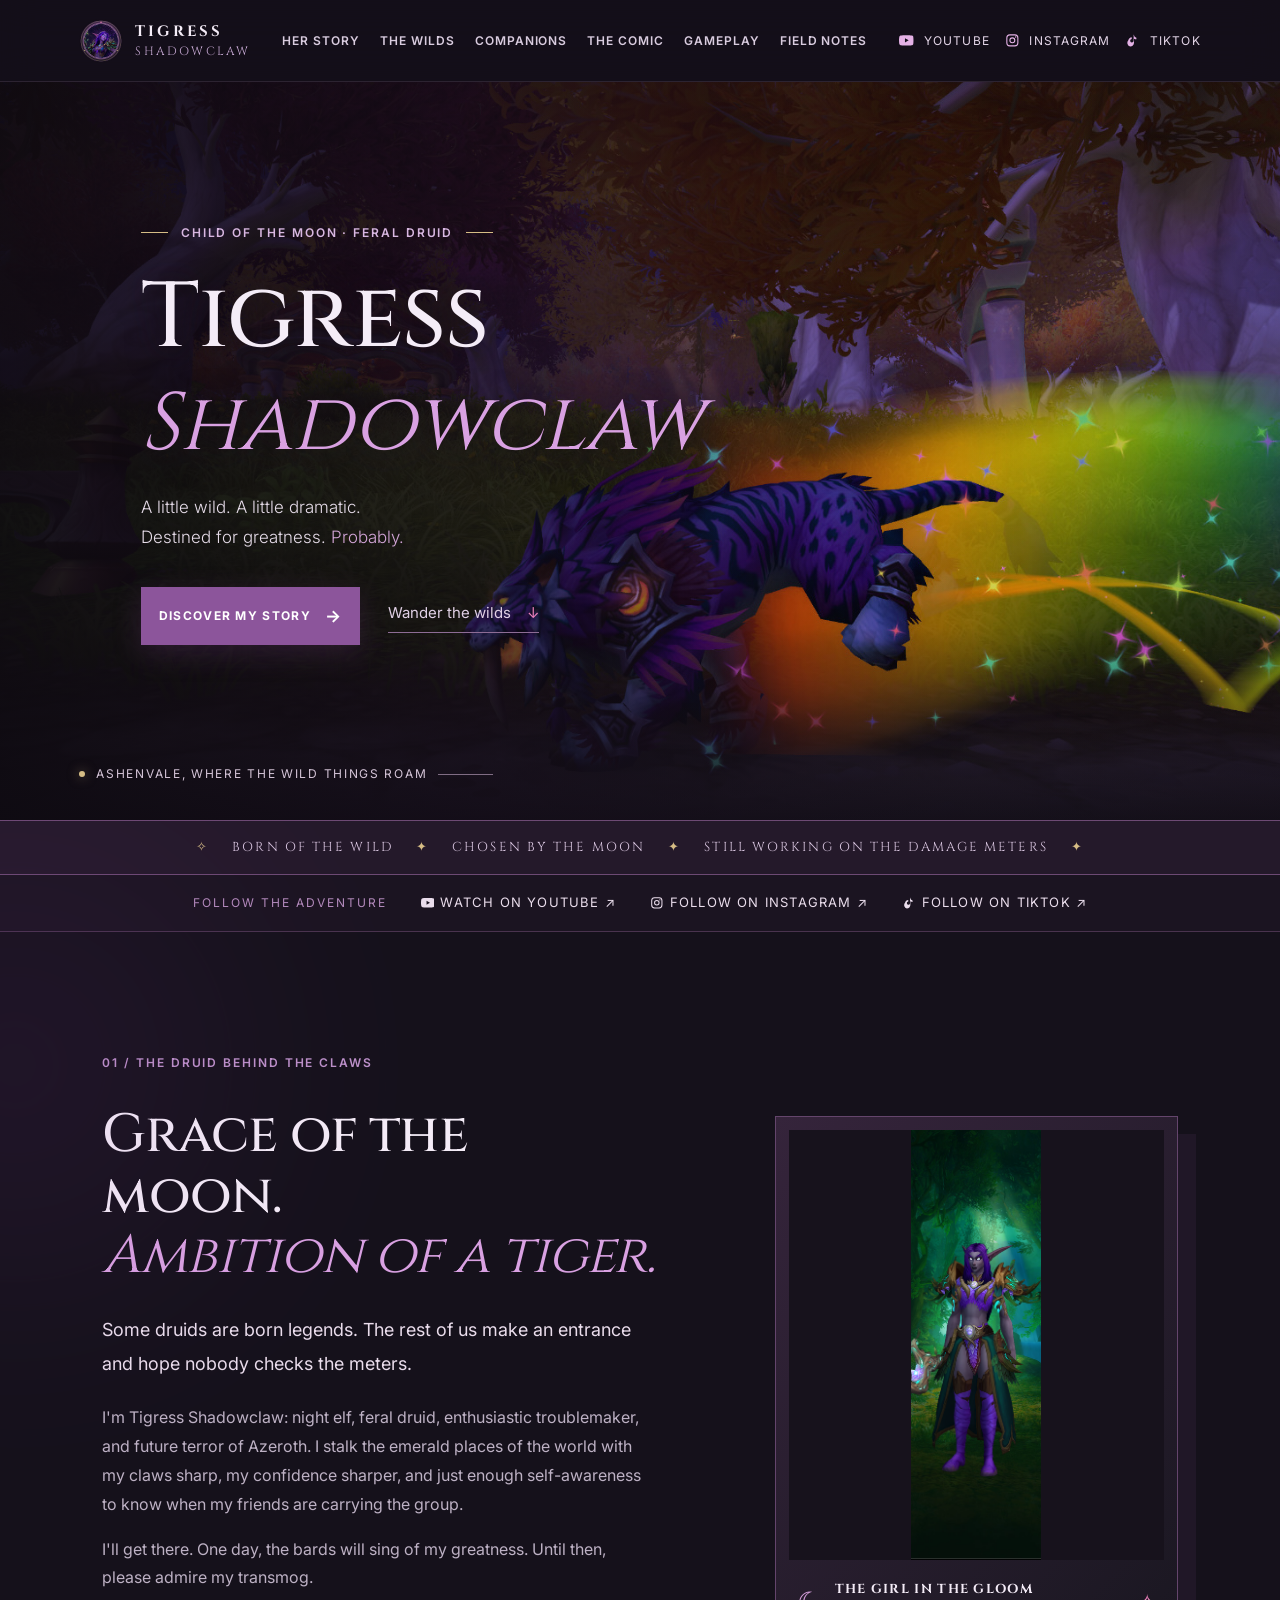
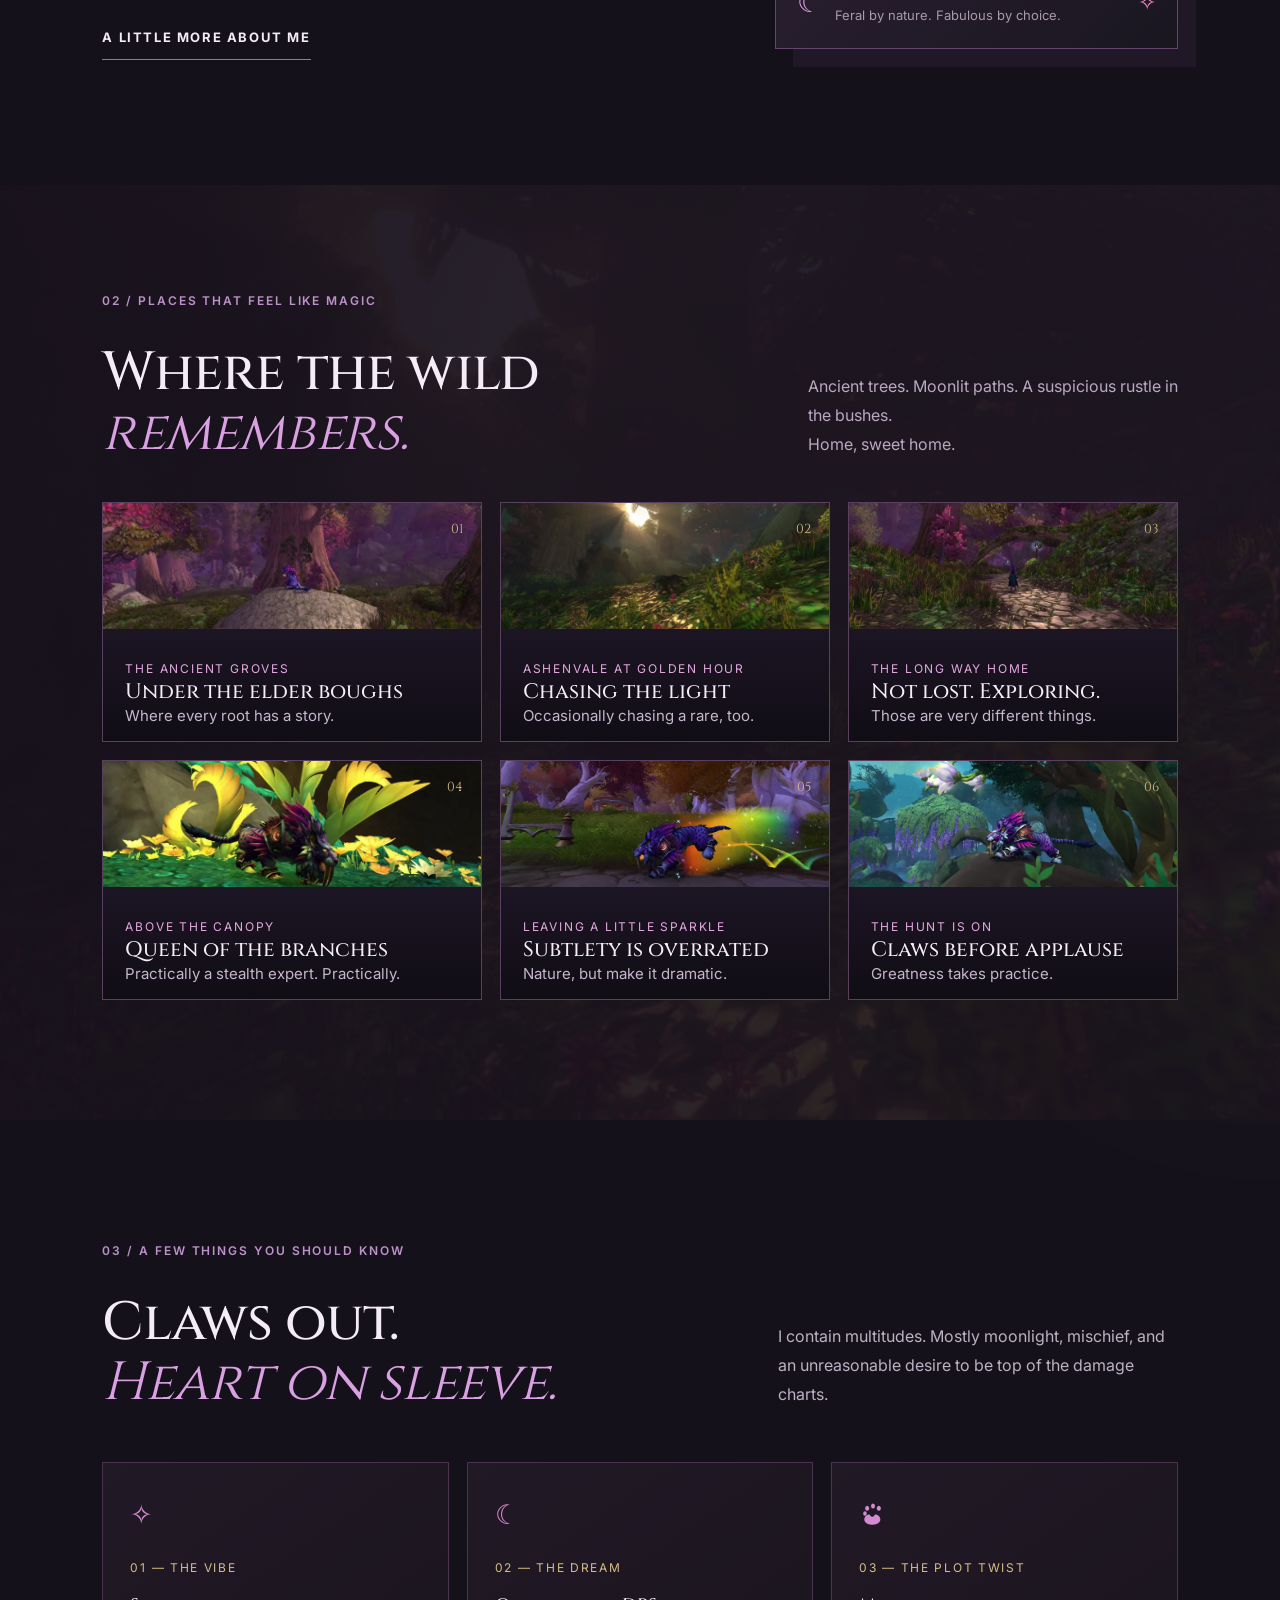
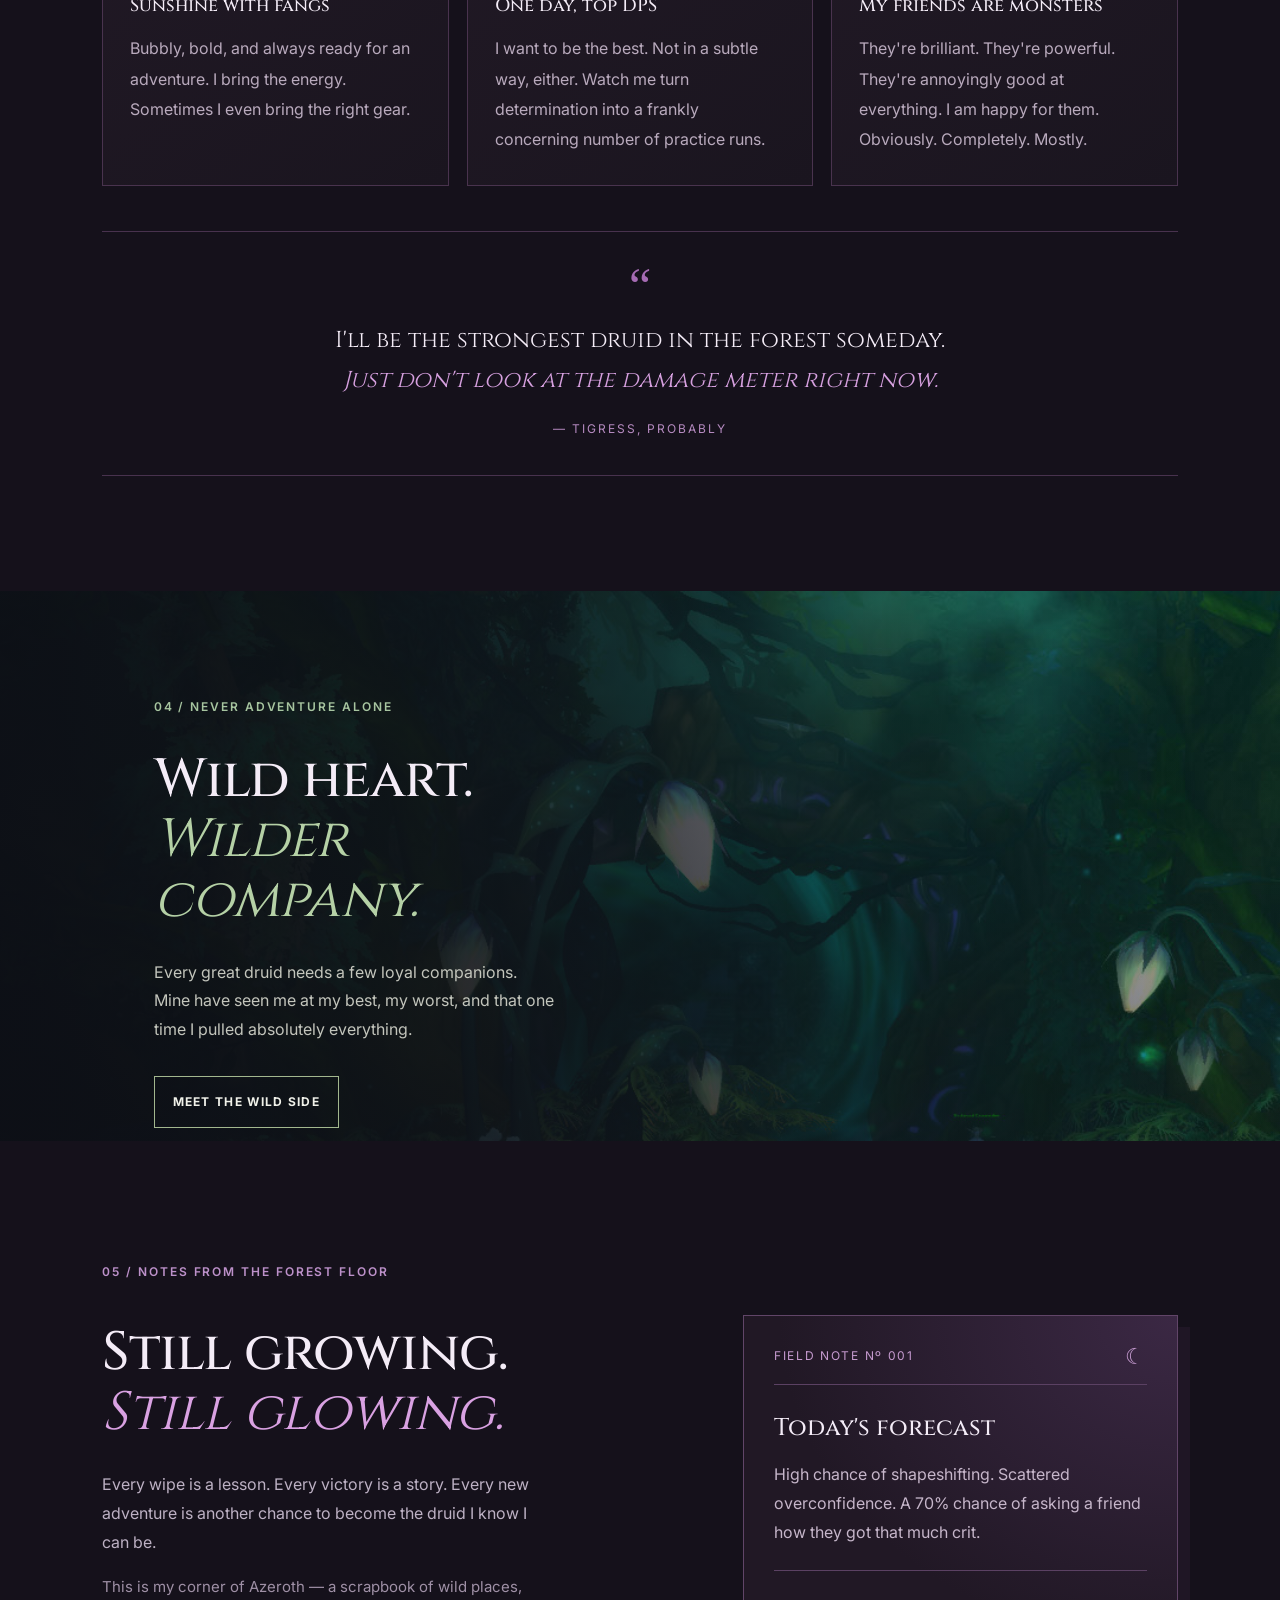
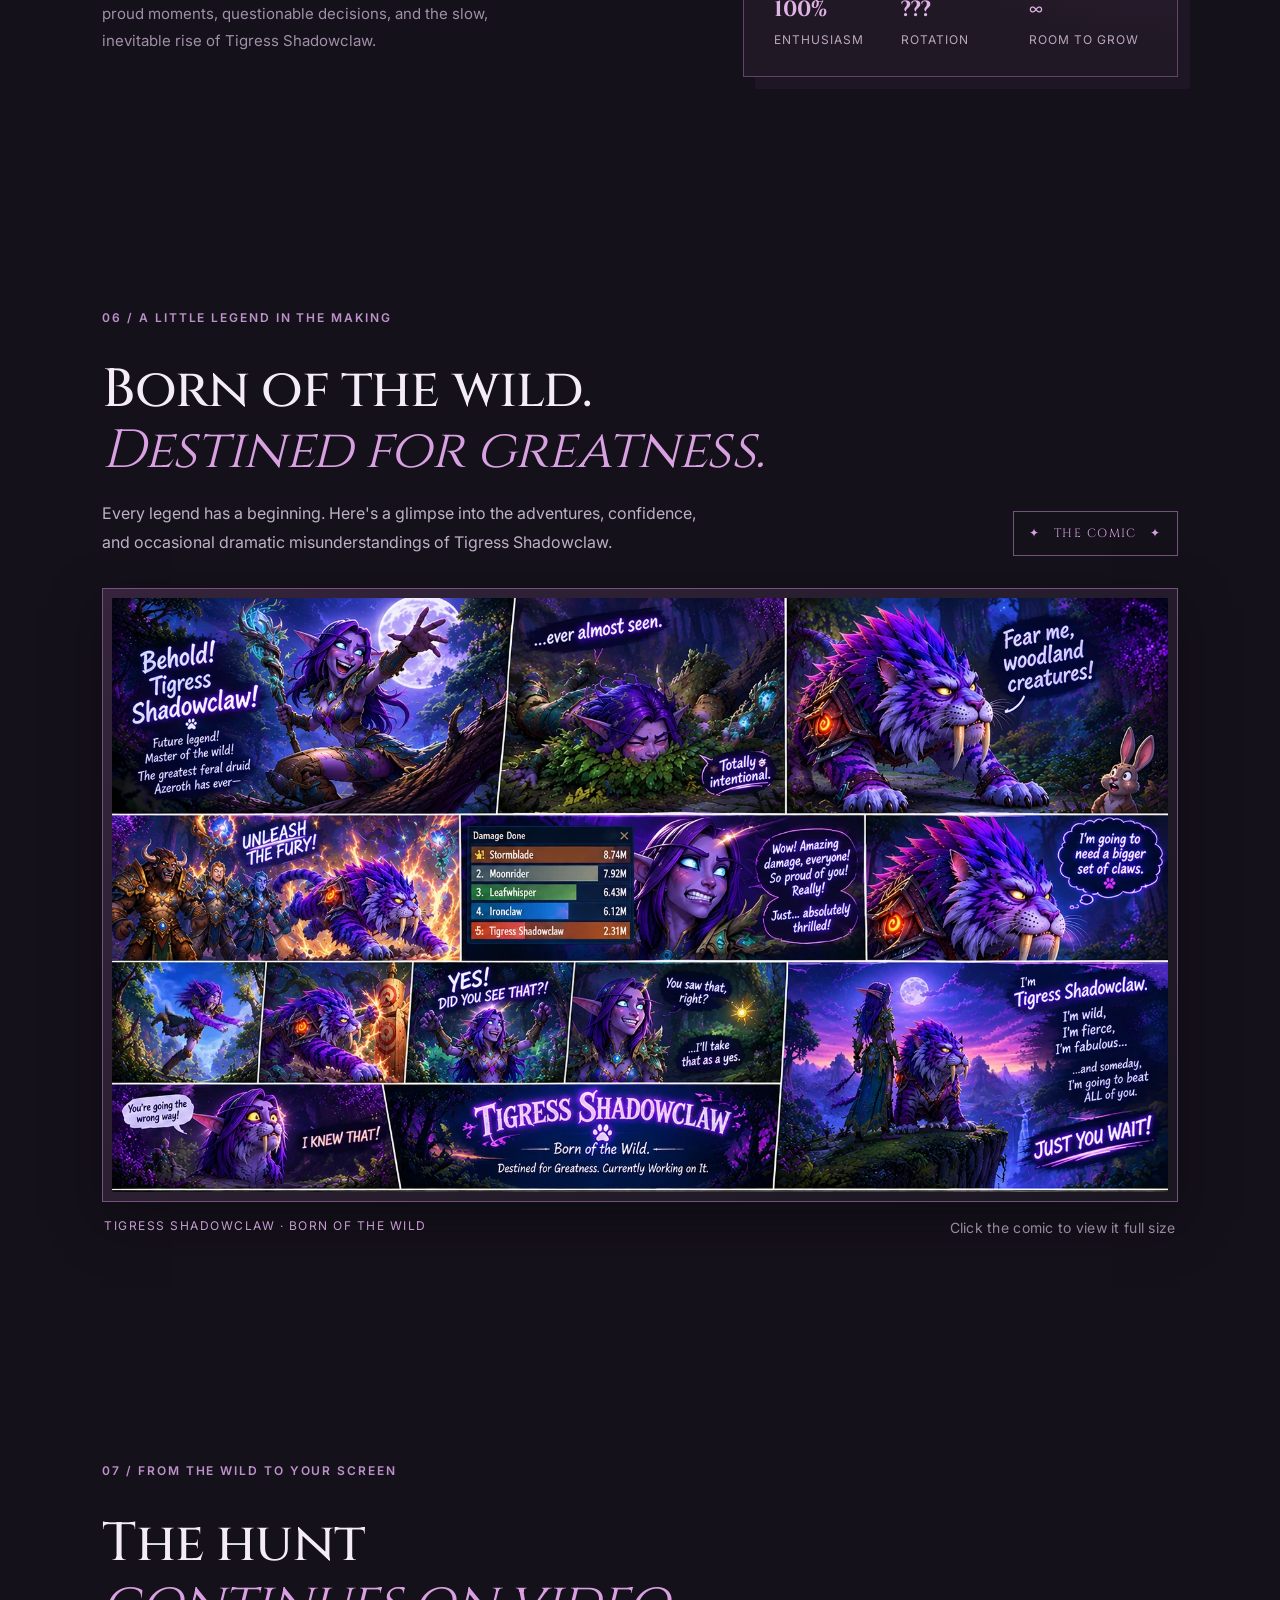
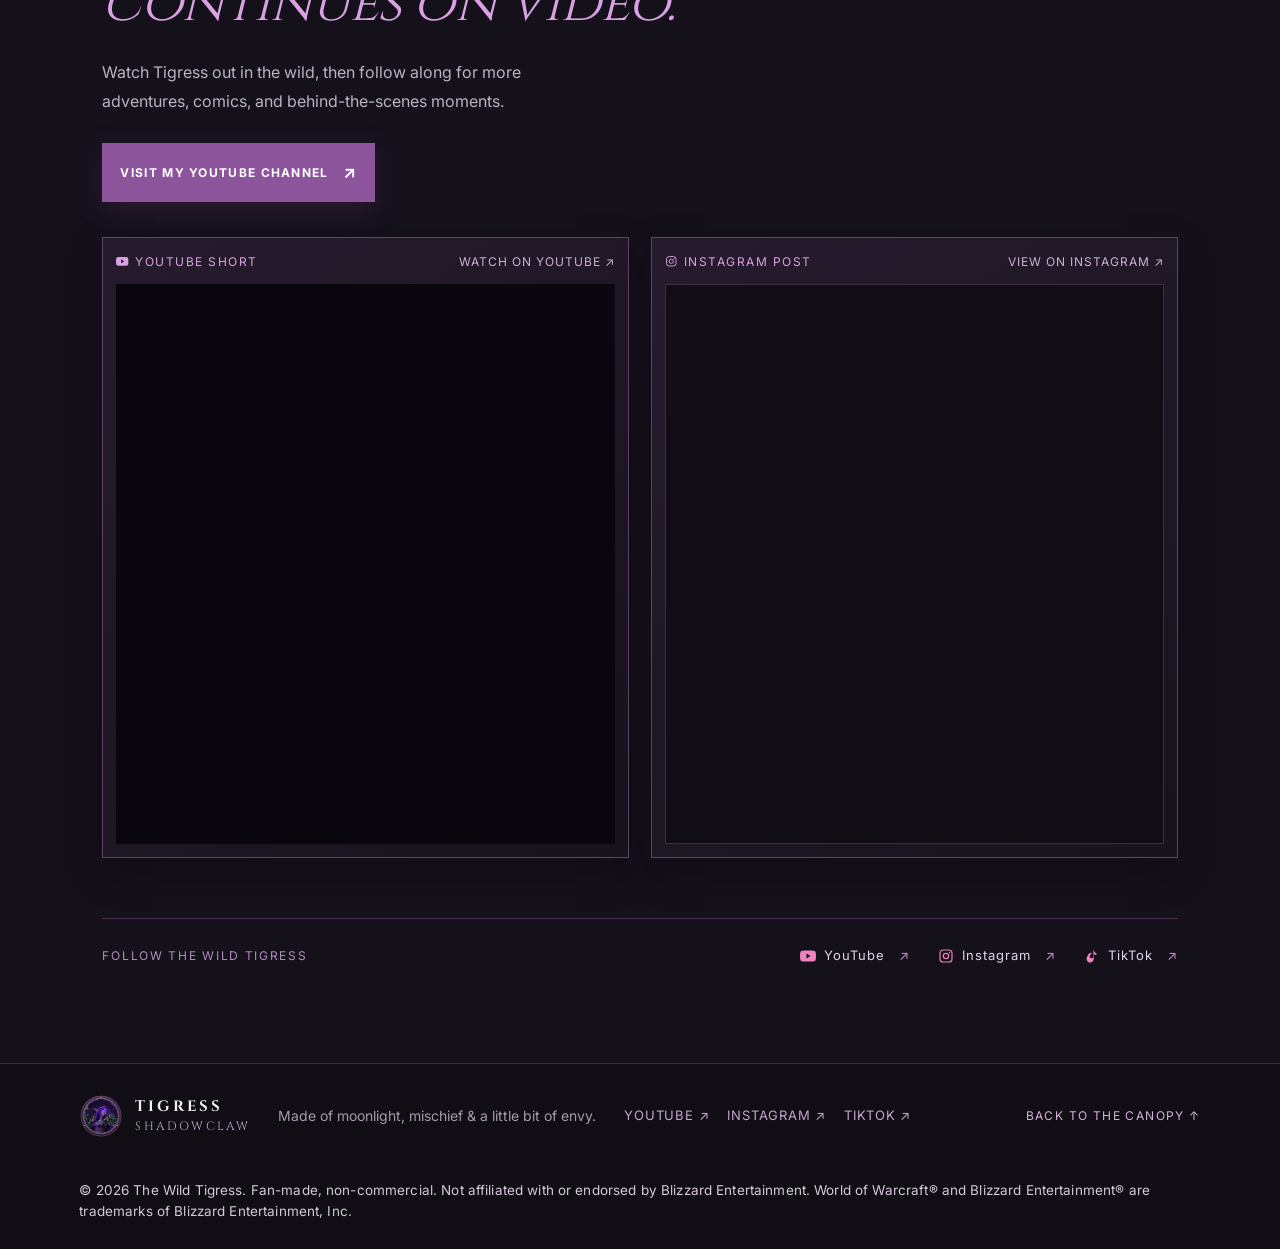
<file: index.html>
<!DOCTYPE html>
<html lang="en">
<head>
<meta charset="utf-8">
<meta name="viewport" content="width=device-width, initial-scale=1">
<meta name="theme-color" content="#15111b">
<meta name="description" content="The Wild Tigress: the wilds, adventures, and almost-legendary deeds of Tigress Shadowclaw, Night Elf feral druid of Azeroth.">
<title>The Wild Tigress — Tigress Shadowclaw</title>
<link rel="icon" href="/favicon.ico" sizes="any">
<link rel="icon" type="image/png" sizes="32x32" href="assets/favicon-32.png">
<link rel="icon" type="image/png" sizes="16x16" href="assets/favicon-16.png">
<link rel="apple-touch-icon" href="assets/apple-touch-icon.png">
<meta property="og:type" content="website">
<meta property="og:site_name" content="The Wild Tigress">
<meta property="og:title" content="The Wild Tigress — Tigress Shadowclaw">
<meta property="og:description" content="The Wild Tigress: the wilds, adventures, and almost-legendary deeds of Tigress Shadowclaw, Night Elf feral druid of Azeroth.">
<meta property="og:url" content="https://www.thewildtigress.com/">
<meta property="og:image" content="https://www.thewildtigress.com/assets/og-share.jpg">
<meta property="og:image:width" content="1200">
<meta property="og:image:height" content="630">
<meta property="og:image:alt" content="The Wild Tigress — Tigress Shadowclaw, Night Elf feral druid">
<meta name="twitter:card" content="summary_large_image">
<meta name="twitter:title" content="The Wild Tigress — Tigress Shadowclaw">
<meta name="twitter:description" content="The Wild Tigress: the wilds, adventures, and almost-legendary deeds of Tigress Shadowclaw, Night Elf feral druid of Azeroth.">
<meta name="twitter:image" content="https://www.thewildtigress.com/assets/og-share.jpg">
<link rel="canonical" href="https://www.thewildtigress.com/">
<link rel="preconnect" href="https://fonts.googleapis.com">
<link rel="preconnect" href="https://fonts.gstatic.com" crossorigin>
<link href="https://fonts.googleapis.com/css2?family=Cinzel:wght@400;500;600;700;800&family=Inter:wght@300;400;500;600;700&display=swap" rel="stylesheet">
<link rel="stylesheet" href="style.css">
</head>
<body>
<a class="skip-link" href="#content">Skip to content</a>
<svg class="icon-sprite" xmlns="http://www.w3.org/2000/svg" aria-hidden="true">
  <symbol id="icon-youtube" viewBox="0 0 24 24"><path d="M23.5 6.2a3 3 0 0 0-2.1-2.1C19.5 3.6 12 3.6 12 3.6s-7.5 0-9.4.5A3 3 0 0 0 .5 6.2 31.8 31.8 0 0 0 0 12a31.8 31.8 0 0 0 .5 5.8 3 3 0 0 0 2.1 2.1c1.9.5 9.4.5 9.4.5s7.5 0 9.4-.5a3 3 0 0 0 2.1-2.1A31.8 31.8 0 0 0 24 12a31.8 31.8 0 0 0-.5-5.8zM9.75 15.57V8.43L15.84 12l-6.09 3.57z"/></symbol>
  <symbol id="icon-instagram" viewBox="0 0 24 24"><rect x="3" y="3" width="18" height="18" rx="5" fill="none" stroke="currentColor" stroke-width="1.8"/><circle cx="12" cy="12" r="4" fill="none" stroke="currentColor" stroke-width="1.8"/><circle cx="17.4" cy="6.6" r="1.1"/></symbol>
  <symbol id="icon-tiktok" viewBox="0 0 24 24"><path d="M14.5 3c.4 2.4 1.8 4.2 4.1 4.8v2.6c-1.4 0-2.7-.4-3.9-1.2v6.7c0 3.4-2.7 6.1-6.2 6.1A6.1 6.1 0 0 1 5.4 12c.5-2.8 2.8-4.8 5.6-5v2.7c-1.3.2-2.4 1.3-2.5 2.7a2.9 2.9 0 0 0 3.4 2.9c1.3-.2 2.2-1.3 2.2-2.6V3h2.4z"/></symbol>
  <symbol id="icon-paw" viewBox="0 0 24 24"><ellipse cx="7" cy="7.1" rx="1.7" ry="2.15"/><ellipse cx="12" cy="5.2" rx="1.7" ry="2.15"/><ellipse cx="17" cy="7.1" rx="1.7" ry="2.15"/><ellipse cx="5.1" cy="11.5" rx="1.5" ry="1.9"/><path d="M12 21.2c3.5 0 6.3-2 6.3-4.7 0-2.2-2.2-3.5-3.7-4-.6-.2-1.3.3-1.6.9-.3.6-.9.9-1.5.9h-.2c-.6 0-1.2-.3-1.5-.9-.3-.6-1-1.1-1.6-.9-1.5.5-3.7 1.8-3.7 4 0 2.7 2.8 4.7 6.3 4.7z"/></symbol>
</svg>
<div class="glow-clip" aria-hidden="true"><div class="ambient ambient-one"></div><div class="ambient ambient-two"></div></div>
<header class="topbar">
  <a class="brand" href="#home" aria-label="Tigress Shadowclaw home"><span class="brand-mark"><img src="assets/logo-watermark.png" width="44" height="44" alt=""></span><span><b>TIGRESS</b><small>SHADOWCLAW</small></span></a>
  <button class="menu-toggle" aria-label="Open navigation" aria-expanded="false">☰</button>
  <nav class="nav" id="nav">
    <a href="#story">HER STORY</a><a href="#wilds">THE WILDS</a><a href="#companions">COMPANIONS</a><a href="#comic">THE COMIC</a><a href="#gameplay">GAMEPLAY</a><a href="#fieldnotes">FIELD NOTES</a>
  </nav>
  <div class="top-social"><a href="https://www.youtube.com/@TheWildTigress" target="_blank" rel="noopener noreferrer" aria-label="Visit Tigress Shadowclaw on YouTube"><svg class="icon" aria-hidden="true"><use href="#icon-youtube"></use></svg><span>YOUTUBE</span></a><a href="https://www.instagram.com/the.wild.tigress/" target="_blank" rel="noopener noreferrer" aria-label="Visit Tigress Shadowclaw on Instagram"><svg class="icon" aria-hidden="true"><use href="#icon-instagram"></use></svg><span>INSTAGRAM</span></a><a href="https://www.tiktok.com/@thewildtigress" target="_blank" rel="noopener noreferrer" aria-label="Visit The Wild Tigress on TikTok"><svg class="icon" aria-hidden="true"><use href="#icon-tiktok"></use></svg><span>TIKTOK</span></a></div>
</header>

<main id="content">
<section class="hero" id="home">
  <video class="hero-video" autoplay muted loop playsinline preload="metadata" poster="assets/feral-canopy.jpg" aria-label="Tigress Shadowclaw prowling through an enchanted forest">
    <source src="assets/tigress-banner.mp4" type="video/mp4">
  </video><div class="hero-shade"></div>
  <div class="hero-content">
    <div class="eyebrow"><span class="eyebrow-line"></span> CHILD OF THE MOON · FERAL DRUID <span class="eyebrow-line"></span></div>
    <h1>Tigress<br><em>Shadowclaw</em></h1>
    <p class="hero-subtitle">A little wild. A little dramatic.<br>Destined for greatness. <span>Probably.</span></p>
    <div class="hero-actions"><a class="button button-primary" href="#story">DISCOVER MY STORY <span>→</span></a><a class="text-link" href="#wilds">Wander the wilds <span>↓</span></a></div>
  </div>
  <div class="hero-caption"><span class="caption-dot"></span> ASHENVALE, WHERE THE WILD THINGS ROAM <span class="caption-rule"></span></div>
</section>

<div class="marquee" aria-label="Druid motto"><span>✧</span> BORN OF THE WILD <i>✦</i> CHOSEN BY THE MOON <i>✦</i> STILL WORKING ON THE DAMAGE METERS <i>✦</i></div>
<div class="top-follow"><span>FOLLOW THE ADVENTURE</span><a href="https://www.youtube.com/@TheWildTigress" target="_blank" rel="noopener noreferrer"><svg class="icon" aria-hidden="true"><use href="#icon-youtube"></use></svg> WATCH ON YOUTUBE ↗</a><a href="https://www.instagram.com/the.wild.tigress/" target="_blank" rel="noopener noreferrer"><svg class="icon" aria-hidden="true"><use href="#icon-instagram"></use></svg> FOLLOW ON INSTAGRAM ↗</a><a href="https://www.tiktok.com/@thewildtigress" target="_blank" rel="noopener noreferrer"><svg class="icon" aria-hidden="true"><use href="#icon-tiktok"></use></svg> FOLLOW ON TIKTOK ↗</a></div>

<section class="intro section-wrap" id="story">
  <div class="section-kicker">01 / THE DRUID BEHIND THE CLAWS</div>
  <div class="intro-grid">
    <div class="intro-copy"><h2>Grace of the moon.<br><em>Ambition of a tiger.</em></h2>
      <p class="lead">Some druids are born legends. The rest of us make an entrance and hope nobody checks the meters.</p>
      <p>I'm Tigress Shadowclaw: night elf, feral druid, enthusiastic troublemaker, and future terror of Azeroth. I stalk the emerald places of the world with my claws sharp, my confidence sharper, and just enough self-awareness to know when my friends are carrying the group.</p>
      <p>I'll get there. One day, the bards will sing of my greatness. Until then, please admire my transmog.</p>
      <a class="underlined-link" href="#fieldnotes">A LITTLE MORE ABOUT ME</a>
    </div>
    <div class="portrait-card"><div class="portrait-frame"><img src="assets/tigress-portrait.png" alt="Tigress Shadowclaw, purple-skinned night elf druid in nature-inspired armor"></div><div class="portrait-label"><span class="moon-symbol">☾</span><div><b>THE GIRL IN THE GLOOM</b><small>Feral by nature. Fabulous by choice.</small></div><span class="portrait-star">✧</span></div></div>
  </div>
</section>

<section class="wilds" id="wilds">
  <div class="wilds-backdrop"></div>
  <div class="section-wrap wilds-inner">
    <div class="section-kicker">02 / PLACES THAT FEEL LIKE MAGIC</div>
    <div class="wilds-heading"><h2>Where the wild<br><em>remembers.</em></h2><p>Ancient trees. Moonlit paths. A suspicious rustle in the bushes.<br>Home, sweet home.</p></div>
    <div class="gallery">
      <article class="gallery-card gallery-large"><picture><source srcset="assets/moonlit-grove.webp" type="image/webp"><img src="assets/moonlit-grove.jpg" width="800" height="334" loading="lazy" decoding="async" alt="A quiet purple forest filled with ancient trees"></picture><div class="gallery-overlay"><span>THE ANCIENT GROVES</span><h3>Under the elder boughs</h3><p>Where every root has a story.</p></div><span class="card-number">01</span></article>
      <article class="gallery-card"><picture><source srcset="assets/sunlit-wilds.webp" type="image/webp"><img src="assets/sunlit-wilds.jpg" width="800" height="334" loading="lazy" decoding="async" alt="Golden sunlight falling across a lush forest floor"></picture><div class="gallery-overlay"><span>ASHENVALE AT GOLDEN HOUR</span><h3>Chasing the light</h3><p>Occasionally chasing a rare, too.</p></div><span class="card-number">02</span></article>
      <article class="gallery-card"><picture><source srcset="assets/forest-path.webp" type="image/webp"><img src="assets/forest-path.jpg" width="800" height="334" loading="lazy" decoding="async" alt="A winding stone path through a mystical purple forest"></picture><div class="gallery-overlay"><span>THE LONG WAY HOME</span><h3>Not lost. Exploring.</h3><p>Those are very different things.</p></div><span class="card-number">03</span></article>
      <article class="gallery-card"><picture><source srcset="assets/golden-grove.webp" type="image/webp"><img src="assets/golden-grove.jpg" width="800" height="450" loading="lazy" decoding="async" alt="Tigress in her purple feral cat form prowling past glowing golden plants"></picture><div class="gallery-overlay"><span>ABOVE THE CANOPY</span><h3>Queen of the branches</h3><p>Practically a stealth expert. Practically.</p></div><span class="card-number">04</span></article>
      <article class="gallery-card"><picture><source srcset="assets/feral-rainbow-trail.webp" type="image/webp"><img src="assets/feral-rainbow-trail.jpg" width="800" height="334" loading="lazy" decoding="async" alt="Tigress racing through a forest with a trail of magical color"></picture><div class="gallery-overlay"><span>LEAVING A LITTLE SPARKLE</span><h3>Subtlety is overrated</h3><p>Nature, but make it dramatic.</p></div><span class="card-number">05</span></article>
      <article class="gallery-card"><picture><source srcset="assets/canopy-prowl.webp" type="image/webp"><img src="assets/canopy-prowl.jpg" width="800" height="450" loading="lazy" decoding="async" alt="Tigress prowling along a forest path in her feral form"></picture><div class="gallery-overlay"><span>THE HUNT IS ON</span><h3>Claws before applause</h3><p>Greatness takes practice.</p></div><span class="card-number">06</span></article>
    </div>
  </div>
</section>

<section class="personality section-wrap">
  <div class="section-kicker">03 / A FEW THINGS YOU SHOULD KNOW</div>
  <div class="personality-head"><h2>Claws out.<br><em>Heart on sleeve.</em></h2><p>I contain multitudes. Mostly moonlight, mischief, and an unreasonable desire to be top of the damage charts.</p></div>
  <div class="traits">
    <article class="trait"><div class="trait-icon">✧</div><div class="trait-num">01 — THE VIBE</div><h3>Sunshine with fangs</h3><p>Bubbly, bold, and always ready for an adventure. I bring the energy. Sometimes I even bring the right gear.</p></article>
    <article class="trait"><div class="trait-icon">☾</div><div class="trait-num">02 — THE DREAM</div><h3>One day, top DPS</h3><p>I want to be the best. Not in a subtle way, either. Watch me turn determination into a frankly concerning number of practice runs.</p></article>
    <article class="trait"><div class="trait-icon"><svg class="icon" aria-hidden="true"><use href="#icon-paw"></use></svg></div><div class="trait-num">03 — THE PLOT TWIST</div><h3>My friends are monsters</h3><p>They're brilliant. They're powerful. They're annoyingly good at everything. I am happy for them. Obviously. Completely. Mostly.</p></article>
  </div>
  <div class="confession"><span class="quote-mark">“</span><p>I'll be the strongest druid in the forest someday.<br><em>Just don't look at the damage meter right now.</em></p><span class="confession-sig">— TIGRESS, PROBABLY</span></div>
</section>

<section class="companion-feature" id="companions">
  <img src="assets/spirit-companion.jpg" alt="A blue-purple druidic beast among glowing flowers and teal forest light">
  <div class="companion-overlay"></div><div class="companion-copy"><div class="section-kicker">04 / NEVER ADVENTURE ALONE</div><h2>Wild heart.<br><em>Wilder company.</em></h2><p>Every great druid needs a few loyal companions. Mine have seen me at my best, my worst, and that one time I pulled absolutely everything.</p><a class="button button-outline" href="#wilds">MEET THE WILD SIDE</a></div>
</section>

<section class="fieldnotes section-wrap" id="fieldnotes">
  <div class="section-kicker">05 / NOTES FROM THE FOREST FLOOR</div>
  <div class="fieldnotes-grid"><div><h2>Still growing.<br><em>Still glowing.</em></h2><p>Every wipe is a lesson. Every victory is a story. Every new adventure is another chance to become the druid I know I can be.</p><p class="fieldnote-small">This is my corner of Azeroth — a scrapbook of wild places, proud moments, questionable decisions, and the slow, inevitable rise of Tigress Shadowclaw.</p></div>
  <div class="note-card"><div class="note-top"><span>FIELD NOTE Nº 001</span><span>☾</span></div><h3>Today's forecast</h3><p>High chance of shapeshifting. Scattered overconfidence. A 70% chance of asking a friend how they got that much crit.</p><div class="note-stats"><div><b>100%</b><small>ENTHUSIASM</small></div><div><b>???</b><small>ROTATION</small></div><div><b>∞</b><small>ROOM TO GROW</small></div></div></div></div>
</section>

<section class="comic-section section-wrap" id="comic">
  <div class="section-kicker">06 / A LITTLE LEGEND IN THE MAKING</div>
  <div class="comic-heading"><div><h2>Born of the wild.<br><em>Destined for greatness.</em></h2><p>Every legend has a beginning. Here's a glimpse into the adventures, confidence, and occasional dramatic misunderstandings of Tigress Shadowclaw.</p></div><span class="comic-seal">✦ &nbsp; THE COMIC &nbsp; ✦</span></div>
  <a class="comic-art-link" href="assets/born-of-the-wild-comic.webp" target="_blank" rel="noopener noreferrer" aria-label="Open the full Tigress Shadowclaw comic in a new tab"><img class="comic-art" src="assets/born-of-the-wild-comic.webp" alt="Tigress Shadowclaw: Born of the Wild comic, featuring Tigress in night elf and purple saber-toothed cat forms"></a>
  <p class="comic-caption">TIGRESS SHADOWCLAW · BORN OF THE WILD <span>Click the comic to view it full size</span></p>
</section>

<section class="gameplay section-wrap" id="gameplay">
  <div class="section-kicker">07 / FROM THE WILD TO YOUR SCREEN</div>
  <div class="gameplay-copy gameplay-intro"><h2>The hunt<br><em>continues on video.</em></h2>
    <p>Watch Tigress out in the wild, then follow along for more adventures, comics, and behind-the-scenes moments.</p>
    <a class="button button-primary" href="https://www.youtube.com/@TheWildTigress" target="_blank" rel="noopener noreferrer">VISIT MY YOUTUBE CHANNEL <span>↗</span></a>
  </div>
  <div class="featured-media">
    <article class="media-card"><div class="media-heading"><span class="media-platform"><svg class="icon" aria-hidden="true"><use href="#icon-youtube"></use></svg> YOUTUBE SHORT</span><a href="https://www.youtube.com/shorts/rbfFp2AaDOM" target="_blank" rel="noopener noreferrer">WATCH ON YOUTUBE ↗</a></div>
      <div class="youtube-frame"><iframe src="https://www.youtube.com/embed/rbfFp2AaDOM" title="Date Night Goes Wrong | Tigress Shadowclaw Short" loading="lazy" allow="accelerometer; autoplay; clipboard-write; encrypted-media; gyroscope; picture-in-picture; web-share" referrerpolicy="strict-origin-when-cross-origin" allowfullscreen></iframe></div>
    </article>
    <article class="media-card instagram-card"><div class="media-heading"><span class="media-platform"><svg class="icon" aria-hidden="true"><use href="#icon-instagram"></use></svg> INSTAGRAM POST</span><a href="https://www.instagram.com/p/DfJedO3Om3U/" target="_blank" rel="noopener noreferrer">VIEW ON INSTAGRAM ↗</a></div>
      <div class="instagram-embed-wrap"><iframe src="https://www.instagram.com/p/DfJedO3Om3U/embed" title="Tigress Shadowclaw Instagram post" loading="lazy" allowtransparency="true" frameborder="0" scrolling="no"></iframe></div>
    </article>
  </div>
  <div class="social-strip"><span class="social-label">FOLLOW THE WILD TIGRESS</span><a href="https://www.youtube.com/@TheWildTigress" target="_blank" rel="noopener noreferrer"><span class="social-icon"><svg class="icon" aria-hidden="true"><use href="#icon-youtube"></use></svg></span> YouTube <span class="social-arrow">↗</span></a><a href="https://www.instagram.com/the.wild.tigress/" target="_blank" rel="noopener noreferrer"><span class="social-icon"><svg class="icon" aria-hidden="true"><use href="#icon-instagram"></use></svg></span> Instagram <span class="social-arrow">↗</span></a><a href="https://www.tiktok.com/@thewildtigress" target="_blank" rel="noopener noreferrer"><span class="social-icon"><svg class="icon" aria-hidden="true"><use href="#icon-tiktok"></use></svg></span> TikTok <span class="social-arrow">↗</span></a></div>
</section>
</main>

<footer><a class="brand footer-brand" href="#home"><span class="brand-mark"><img src="assets/logo-watermark.png" width="44" height="44" alt=""></span><span><b>TIGRESS</b><small>SHADOWCLAW</small></span></a><p>Made of moonlight, mischief & a little bit of envy.</p><div class="footer-social"><a href="https://www.youtube.com/@TheWildTigress" target="_blank" rel="noopener noreferrer">YOUTUBE ↗</a><a href="https://www.instagram.com/the.wild.tigress/" target="_blank" rel="noopener noreferrer">INSTAGRAM ↗</a><a href="https://www.tiktok.com/@thewildtigress" target="_blank" rel="noopener noreferrer">TIKTOK ↗</a></div><a href="#home" class="back-top">BACK TO THE CANOPY ↑</a><p class="copyright">© 2026 The Wild Tigress. Fan-made, non-commercial. Not affiliated with or endorsed by Blizzard Entertainment. World of Warcraft® and Blizzard Entertainment® are trademarks of Blizzard Entertainment, Inc.</p></footer>
<script src="script.js"></script>
</body></html>
</file>
<file: style.css>
*{box-sizing:border-box} :root{--ink:#f4ecf7;--muted:#bdb1c4;--bg:#15111b;--panel:#201725;--violet:#b875d1;--pink:#ee83bd;--green:#9ebc8d;--gold:#d6bd85;--serif:'Cinzel',Georgia,serif;--sans:'Inter',Arial,sans-serif}html{scroll-behavior:smooth;scroll-padding-top:82px;overflow-x:hidden;overflow-x:clip}body{margin:0;background:var(--bg);color:var(--ink);font-family:var(--sans);font-size:16px;line-height:1.8;overflow-x:hidden;overflow-x:clip}a{color:inherit;text-decoration:none}body{position:relative}.glow-clip{position:absolute;inset:0;overflow:hidden;pointer-events:none}.ambient{position:absolute;width:430px;height:430px;border-radius:50%;filter:blur(130px);opacity:.11;pointer-events:none}.ambient-one{top:850px;left:-200px;background:#8b3fa7}.ambient-two{top:2200px;right:-200px;background:#267d68}.topbar{height:82px;padding:0 6.2%;display:flex;align-items:center;justify-content:space-between;gap:30px;position:sticky;top:0;z-index:20;background:rgba(20,15,25,.93);border-bottom:1px solid rgba(220,185,231,.12);backdrop-filter:blur(18px)}.brand{display:flex;align-items:center;gap:12px;letter-spacing:2px}.brand-mark{display:grid;width:44px;height:44px;flex:none}.brand-mark img{width:44px;height:44px;border-radius:50%;display:block}.brand b,.brand small{display:block;font-family:var(--serif);line-height:1.35}.brand b{font-size:15px;letter-spacing:3px}.brand small{font-size:12px;color:#c5a8d2;letter-spacing:2.2px}.nav{display:flex;gap:20px}.nav a,.top-cta{font-size:12px;letter-spacing:.08em;font-weight:600;color:#d9ccdf;transition:color .2s}.nav a:hover,.top-cta:hover{color:var(--pink)}.top-cta{border:1px solid #75527d;padding:11px 15px}.top-cta span{margin-left:9px;color:var(--pink)}.menu-toggle{display:none;background:none;border:0;color:white;font-size:24px}.hero{height:min(780px,82vh);min-height:600px;position:relative;display:flex;align-items:center;overflow:hidden;background:#1a1820}.hero-video,.hero-shade{position:absolute;inset:0;width:100%;height:100%}.hero-video{object-fit:cover;object-position:center 48%;transform:scale(1.025);background:#15111b}.hero-shade{background:linear-gradient(90deg,rgba(14,10,17,.91) 0%,rgba(19,12,23,.68) 37%,rgba(20,12,22,.16) 74%,rgba(18,12,20,.3) 100%),linear-gradient(0deg,#15111b 0%,transparent 26%,rgba(13,9,17,.12) 75%,rgba(13,9,17,.35) 100%)}.hero-content{position:relative;z-index:1;margin-left:11%;padding:35px 0 70px;max-width:680px}.eyebrow,.section-kicker{font-size:12px;letter-spacing:.16em;color:#d8b7e1;font-weight:600}.eyebrow{display:flex;align-items:center;gap:13px}.eyebrow-line{width:27px;height:1px;background:var(--gold)}h1,h2,h3,p{margin-top:0}h1,h2{font-family:var(--serif);font-weight:500;line-height:1.12;letter-spacing:-.8px}h1{font-size:clamp(48px,7.2vw,94px);margin:24px 0 18px;text-shadow:0 5px 35px #130c19}h1 em,h2 em{font-weight:400;color:#d9a1e2}h1 em{font-size:.88em}.hero-subtitle{font-size:17px;line-height:1.8;color:#e6dce9;font-weight:300}.hero-subtitle span{color:#d4a6d9}.hero-actions{display:flex;align-items:center;gap:28px;margin-top:34px}.button{display:inline-flex;align-items:center;gap:14px;padding:14px 18px;font-size:12px;font-weight:700;letter-spacing:1.3px;transition:transform .2s,background .2s}.button:hover{transform:translateY(-3px)}.button-primary{background:#8c559b;color:white;box-shadow:0 8px 28px #5c2d6955}.button-primary:hover{background:#a56bb1}.button span{font-size:17px}.text-link{font-size:15px;color:#e0d0e5;border-bottom:1px solid #8d6c95;padding-bottom:6px}.text-link span{margin-left:12px;color:var(--pink)}.hero-caption{position:absolute;left:6.2%;bottom:35px;font-size:12px;letter-spacing:1.7px;color:#d5c5d8;display:flex;align-items:center;gap:11px}.caption-dot{width:6px;height:6px;background:var(--gold);border-radius:50%;box-shadow:0 0 12px #d6bd8588}.caption-rule{width:55px;height:1px;background:#806d84}.marquee{padding:15px 16px;background:#24192a;border-top:1px solid #6d4a74;border-bottom:1px solid #6d4a74;text-align:center;font-family:var(--serif);font-size:13px;letter-spacing:2.1px;color:#d8c5df}.marquee span,.marquee i{font-style:normal;color:var(--gold);margin:0 18px}.section-wrap{width:min(1120px,84%);margin:0 auto}.intro{padding-top:120px;padding-bottom:125px}.section-kicker{margin-bottom:32px;color:#bd91ca}.intro-grid{display:grid;grid-template-columns:1.1fr .8fr;align-items:center;gap:11%}.intro h2,.personality h2,.fieldnotes h2,.companion-copy h2,.wilds h2{font-size:clamp(35px,4.2vw,54px);margin-bottom:27px}.intro-copy p{color:var(--muted);max-width:540px;font-size:16px}.intro-copy .lead{font-size:18px;color:#eaddec;line-height:1.9;margin-bottom:22px}.underlined-link{display:inline-block;margin-top:18px;font-size:13px;font-weight:700;letter-spacing:1.6px;border-bottom:1px solid #a46cb0;padding-bottom:9px}.underlined-link span{color:var(--pink);margin-left:15px}.portrait-card{position:relative;padding:13px;border:1px solid #64456c;background:linear-gradient(135deg,#35243b,#1a1721);box-shadow:18px 18px 0 rgba(106,64,113,.13)}.portrait-frame{height:430px;overflow:hidden;background:#17121c;display:flex;justify-content:center}.portrait-frame img{height:100%;width:100%;object-fit:contain;object-position:center top}.portrait-label{display:flex;align-items:center;gap:13px;padding:17px 8px 7px}.moon-symbol{font-size:28px;color:#d9a0df}.portrait-label b,.portrait-label small{display:block}.portrait-label b{font-family:var(--serif);font-size:13px;letter-spacing:1.3px}.portrait-label small{font-size:13px;color:#a99aad;margin-top:3px}.portrait-star{margin-left:auto;color:var(--pink);font-size:22px}.wilds{position:relative;padding:105px 0 120px;background:#1d1722;overflow:hidden}.wilds-backdrop{position:absolute;inset:0;background:linear-gradient(90deg,rgba(23,17,28,.97),rgba(26,18,31,.87)),image-set(url('assets/sunlit-wilds-1600.webp') type('image/webp'),url('assets/sunlit-wilds.jpg') type('image/jpeg')) center/cover;opacity:.95}.wilds-inner{position:relative}.wilds-heading{display:flex;align-items:end;justify-content:space-between;margin-bottom:38px}.wilds-heading h2{margin:0}.wilds-heading p{font-size:16px;color:#b9a9c0;margin:0 0 5px;max-width:370px}.gallery{display:grid;grid-template-columns:1.15fr 1fr 1fr;grid-auto-rows:240px;gap:18px}.gallery-card{position:relative;overflow:hidden;display:grid;grid-template-rows:minmax(0,8fr) minmax(0,7fr);background:#100d15;border:1px solid #5a405f}.gallery-card picture{display:block;position:relative;min-height:0;height:100%;overflow:hidden}.gallery-card img{position:absolute;inset:0;width:100%;height:100%;object-fit:cover;object-position:center 78%;transition:transform .7s;filter:saturate(.85)}.gallery-card:hover img{transform:scale(1.05)}.gallery-card:nth-child(1) img{object-position:center 48%}.gallery-card:nth-child(2) img{object-position:center 34%}.gallery-card:nth-child(3) img{object-position:center 52%}.gallery-card:nth-child(5) img{object-position:32% 82%}.gallery-overlay{position:relative;z-index:1;min-height:0;display:flex;flex-direction:column;justify-content:flex-end;padding:10px 22px 14px;background:linear-gradient(180deg,#1c1524 0%,#100d15 100%)}.gallery-overlay span{font-size:12px;line-height:1.2;letter-spacing:1.8px;color:#e3a8e0}.gallery-overlay h3{font-family:var(--serif);font-weight:500;font-size:21px;line-height:1.15;margin:4px 0 2px}.gallery-overlay p{font-size:15px;line-height:1.35;color:#c6b6cc;margin:0}.card-number{position:absolute;right:18px;top:15px;z-index:2;font-family:var(--serif);color:var(--gold);font-size:13px}.personality{padding-top:120px;padding-bottom:115px}.personality-head{display:flex;align-items:end;justify-content:space-between;gap:40px}.personality-head h2{margin-bottom:0}.personality-head p{max-width:400px;color:var(--muted);font-size:16px;margin-bottom:5px}.traits{display:grid;grid-template-columns:repeat(3,1fr);gap:18px;margin-top:48px}.trait{border:1px solid #49334e;background:linear-gradient(145deg,#211925,#1a151f);padding:28px 27px 30px;min-height:260px;transition:border-color .25s,transform .25s}.trait:hover{border-color:#9c6ca8;transform:translateY(-4px)}.trait-icon{font-size:27px;color:#d28bd1;margin-bottom:18px}.trait-num{font-size:12px;letter-spacing:1.7px;color:var(--gold)}.trait h3{font-family:var(--serif);font-size:18px;font-weight:500;margin:11px 0}.trait p{color:#b9aabd;font-size:16px;line-height:1.9;margin:0}.confession{margin-top:45px;padding:34px 20px;text-align:center;border-top:1px solid #48324e;border-bottom:1px solid #48324e;position:relative}.quote-mark{font-family:Georgia,serif;font-size:50px;color:#a66bb4;line-height:.8}.confession p{font-family:var(--serif);font-size:clamp(16px,2.1vw,23px);line-height:1.7;margin:10px 0 13px}.confession p em{color:#d6a0df}.confession-sig{font-size:12px;letter-spacing:2px;color:#b68bc1}.companion-feature{height:550px;position:relative;overflow:hidden;background:#11221f}.companion-feature>img{position:absolute;inset:0;width:100%;height:100%;object-fit:cover;object-position:center 37%}.companion-overlay{position:absolute;inset:0;background:linear-gradient(90deg,rgba(13,15,22,.96),rgba(15,17,24,.82) 43%,rgba(14,18,20,.1) 100%),linear-gradient(0deg,rgba(16,13,20,.45),transparent)}.companion-copy{position:relative;padding:105px 0 0 12%;max-width:620px}.companion-copy .section-kicker{color:#a7c5a0}.companion-copy h2 em{color:#b5d1a6}.companion-copy p{color:#c3c5bc;max-width:400px;font-size:16px}.button-outline{border:1px solid #a2b78e;color:#f0f1e9;margin-top:16px}.button-outline:hover{background:#718d67}.fieldnotes{padding-top:120px;padding-bottom:125px}.fieldnotes-grid{display:grid;grid-template-columns:1fr .85fr;gap:12%;align-items:center}.fieldnotes-grid>div:first-child p{color:var(--muted);font-size:16px;max-width:450px}.fieldnote-small{font-size:15px!important;color:#9f90a6!important}.note-card{border:1px solid #614568;background:radial-gradient(ellipse at top right,#3b2844 0%,#211825 65%);padding:29px 30px 25px;box-shadow:12px 12px 0 rgba(122,71,132,.1)}.note-top{display:flex;justify-content:space-between;font-size:12px;letter-spacing:1.7px;color:#c69bd0;border-bottom:1px solid #5b4163;padding-bottom:17px}.note-top span:last-child{font-size:22px;line-height:1}.note-card h3{font-family:var(--serif);font-weight:500;font-size:24px;margin:22px 0 10px}.note-card p{font-size:16px;color:#c6b6ca}.note-stats{display:grid;grid-template-columns:repeat(3,1fr);border-top:1px solid #5b4163;padding-top:19px;margin-top:23px;gap:10px}.note-stats b,.note-stats small{display:block}.note-stats b{font-family:var(--serif);font-size:22px;color:#e0b3e5}.note-stats small{font-size:12px;letter-spacing:1px;color:#b9a7bf}footer{position:relative;display:flex;align-items:center;gap:28px;padding:30px 6.2% 55px;border-top:1px solid #3e2b44;background:#100d15}footer p{font-size:14px;color:#a999af;margin:0}footer .back-top{margin-left:auto;font-size:12px;letter-spacing:1.4px;color:#d8b1df}.copyright{position:absolute;bottom:14px;left:6.2%;font-size:7px;letter-spacing:1.2px;color:#75687b}@media(max-width:900px){.gallery{grid-template-columns:1fr 1fr;grid-auto-rows:220px}.gallery-large{grid-row:span 2}.topbar{padding:0 4%;gap:15px}.nav{gap:12px}.nav a{font-size:12px}.top-cta{display:none}.section-wrap{width:88%}.hero-content{margin-left:7%}.intro-grid{gap:6%;grid-template-columns:1fr .8fr}.portrait-frame{height:360px}.gallery{grid-template-rows:210px 210px}.companion-copy{padding-left:7%}}@media(max-width:650px){.gallery{grid-template-columns:1fr;grid-auto-rows:240px}.gallery-large{grid-row:auto}.topbar{height:70px}.menu-toggle{display:block;order:3}.nav{display:none;position:absolute;top:69px;left:0;right:0;padding:20px 7%;background:#19121f;border-bottom:1px solid #503657;flex-direction:column;gap:18px}.nav.open{display:flex}.nav a{font-size:15px}.hero{min-height:610px;height:78vh}.hero-content{margin-left:7%;margin-right:6%;padding-bottom:45px}.eyebrow{font-size:12px;letter-spacing:.12em;gap:7px}.eyebrow-line{width:15px}h1{font-size:clamp(48px,13vw,72px)}.hero-subtitle{font-size:16px}.hero-actions{align-items:flex-start;flex-direction:column;gap:20px}.hero-caption{font-size:12px;letter-spacing:.06em;left:5%;bottom:24px}.caption-rule{display:none}.marquee{font-size:12px;letter-spacing:.06em}.marquee span,.marquee i{margin:0 5px}.section-wrap{width:86%}.intro,.personality,.fieldnotes{padding-top:78px;padding-bottom:80px}.intro-grid,.fieldnotes-grid{grid-template-columns:1fr;gap:42px}.intro h2,.personality h2,.fieldnotes h2,.companion-copy h2,.wilds h2{font-size:38px}.portrait-card{max-width:400px;margin:auto;width:100%}.portrait-frame{height:390px}.wilds{padding:78px 0}.wilds-heading,.personality-head{display:block}.wilds-heading p,.personality-head p{margin-top:22px}.gallery{grid-template-columns:1fr;grid-template-rows:280px 240px 240px}.gallery-large{grid-row:auto}.traits{grid-template-columns:1fr;margin-top:30px}.trait{min-height:0}.confession{margin-top:30px;padding:25px 10px}.companion-feature{height:590px}.companion-feature>img{object-position:60% center}.companion-overlay{background:linear-gradient(90deg,rgba(13,15,22,.94),rgba(15,17,24,.63) 80%),linear-gradient(0deg,rgba(16,13,20,.4),transparent)}.companion-copy{padding:80px 7% 0}.note-card{padding:24px 20px}.note-stats{gap:5px}.note-stats small{font-size:12px}footer{padding:28px 7% 60px;flex-wrap:wrap;gap:14px}footer p{order:3;width:100%}footer .back-top{font-size:12px}.copyright{left:7%;right:7%;font-size:6px;line-height:1.5}}@media(prefers-reduced-motion:reduce){html{scroll-behavior:auto}*,*:before,*:after{animation-duration:.01ms!important;animation-iteration-count:1!important;transition-duration:.01ms!important}}
.gameplay{padding-top:110px;padding-bottom:95px}.gameplay-grid{display:grid;grid-template-columns:1fr .9fr;gap:10%;align-items:center}.gameplay-copy h2{font-family:var(--serif);font-size:clamp(35px,4.2vw,54px);font-weight:500;line-height:1.12;letter-spacing:-.8px;margin:0 0 24px}.gameplay-copy h2 em{font-weight:400;color:#d9a1e2}.gameplay-copy p{color:var(--muted);font-size:16px;max-width:460px;margin-bottom:27px}.social-strip{display:flex;align-items:center;gap:28px;border-top:1px solid #49334e;margin-top:60px;padding-top:25px}.social-label{font-size:12px;letter-spacing:1.7px;color:#b48bbd;margin-right:auto}.social-strip>a,.footer-social a{font-size:13px;letter-spacing:1px;color:#e2d2e7;transition:color .2s}.social-strip>a:hover,.footer-social a:hover{color:var(--pink)}.social-icon{color:var(--pink);font-size:15px;margin-right:7px}.social-arrow{color:#d08bd0;margin-left:8px}.footer-social{display:flex;gap:18px}.footer-social a{font-size:13px;letter-spacing:.06em;color:#c7a5d0}
@media(max-width:900px){.gameplay-grid{gap:6%}.social-strip{gap:18px}}
@media(max-width:650px){.gameplay{padding-top:78px;padding-bottom:70px}.gameplay-grid{grid-template-columns:1fr;gap:35px}.social-strip{align-items:flex-start;flex-wrap:wrap;gap:15px 20px;margin-top:38px}.social-label{width:100%;margin:0}.footer-social{order:4;width:100%}}

/* Comic feature */
.comic-section{padding-top:105px;padding-bottom:110px}.comic-heading{display:flex;align-items:end;justify-content:space-between;gap:35px;margin-bottom:32px}.comic-heading h2{font-family:var(--serif);font-size:clamp(35px,4.2vw,54px);font-weight:500;line-height:1.12;margin:0 0 18px}.comic-heading h2 em{color:#d9a1e2;font-weight:400}.comic-heading p{color:var(--muted);font-size:16px;max-width:600px;margin:0}.comic-seal{white-space:nowrap;border:1px solid #75527d;padding:11px 15px;color:#d9a1e2;font-family:var(--serif);font-size:12px;letter-spacing:.12em}.comic-art-link{display:block;border:1px solid #75527d;padding:9px;background:linear-gradient(135deg,#35243b,#1a1721);box-shadow:0 18px 45px #09070d88;transition:border-color .2s,transform .2s}.comic-art-link:hover{border-color:#d18bd4;transform:translateY(-3px)}.comic-art{display:block;width:100%;height:auto}.comic-caption{display:flex;justify-content:space-between;gap:15px;margin:13px 2px 0;color:#c69bd0;font-size:12px;letter-spacing:1.5px}.comic-caption span{color:#99899f;letter-spacing:.02em;text-transform:none;font-size:14px}@media(max-width:650px){.comic-section{padding-top:78px;padding-bottom:80px}.comic-heading{display:block}.comic-seal{display:inline-block;margin-top:20px}.comic-art-link{padding:5px}.comic-caption{flex-direction:column;gap:3px}}

/* Featured social links and embedded creator posts */
.top-social{display:flex;align-items:center;gap:15px;white-space:nowrap}.top-social a{font-size:14px;color:#e4b1e5;letter-spacing:1px;transition:color .2s}.top-social a span{font-size:12px;letter-spacing:1.1px;color:#e3d5e7;margin-left:4px}.top-social a:hover{color:#fff}
.top-follow{display:flex;align-items:center;justify-content:center;gap:34px;padding:16px 5%;background:#1b1421;border-bottom:1px solid #49334e}.top-follow>span{font-size:12px;letter-spacing:2px;color:#b48bbd}.top-follow a{font-size:13px;letter-spacing:1.2px;color:#eaddec}.top-follow a:hover{color:var(--pink)}
.gameplay-intro{max-width:700px;margin-bottom:35px}.featured-media{display:grid;grid-template-columns:1fr 1fr;gap:22px;align-items:start}.media-card{min-width:0;border:1px solid #604368;background:linear-gradient(145deg,#261b2d,#18131d);padding:13px;box-shadow:0 14px 35px #09070d55}.media-heading{display:flex;justify-content:space-between;align-items:center;gap:10px;margin-bottom:12px}.media-platform{font-size:12px;letter-spacing:1.5px;color:#d9a1e2}.media-heading>a{font-size:12px;letter-spacing:1px;color:#cdb1d4;white-space:nowrap}.media-heading>a:hover{color:#fff}.youtube-frame{position:relative;width:100%;aspect-ratio:9/16;max-height:560px;background:#09070d;overflow:hidden}.youtube-frame iframe{position:absolute;inset:0;width:100%;height:100%;border:0}.instagram-embed-wrap{position:relative;height:560px;max-width:100%;overflow:hidden;background:#100d15;display:flex;justify-content:center;border:1px solid #3c2e44;box-shadow:inset 0 0 0 1px #15111b}.instagram-embed-wrap iframe{width:calc(100% + 20px);height:calc(100% + 28px);max-width:none;margin:-8px -10px -20px;border:0;background:#100d15}

/* Readable fan disclaimer. The old 7px absolute line could not hold this sentence. */
footer{flex-wrap:wrap;align-items:center;padding-bottom:28px}
.copyright{position:static;flex:1 0 100%;width:100%;max-width:68rem;margin:14px 0 0;font-size:13.5px;line-height:1.55;letter-spacing:.01em;color:#d5c9da}
@media(max-width:650px){footer{padding-bottom:24px}.copyright{font-size:13px;line-height:1.5}}
@media(max-width:900px){.top-social a span{display:none}.top-follow{gap:20px}.featured-media{gap:14px}}
@media(max-width:650px){.topbar{gap:10px}.top-social{gap:10px;margin-left:auto}.top-social a{font-size:16px}.top-follow{flex-wrap:wrap;gap:10px 20px;padding:13px 4%}.top-follow>span{width:100%;text-align:center}.top-follow a{font-size:13px}.featured-media{grid-template-columns:1fr}.youtube-frame{max-height:600px}.instagram-embed-wrap{height:560px}.media-heading{flex-wrap:wrap}.nav{top:69px}.section-kicker{font-size:12px;letter-spacing:.1em}}

@media(max-width:1200px){.top-social a span{display:none}.nav{gap:14px}}
@media(max-width:1040px){.menu-toggle{display:block;order:3}.nav{display:none;position:absolute;top:81px;left:0;right:0;padding:18px 7%;background:#19121f;border-bottom:1px solid #503657;flex-direction:column;gap:16px}.nav.open{display:flex}.nav a{font-size:15px;letter-spacing:.08em}}
@media(max-width:650px){.nav{top:69px}}

.icon-sprite{position:absolute;width:0;height:0;overflow:hidden}
.icon{width:1.05em;height:1.05em;display:inline-block;vertical-align:-.15em;fill:currentColor;flex:none}
.top-social a,.top-follow a,.media-platform,.social-strip>a{display:inline-flex;align-items:center;gap:6px}
.trait-icon .icon{width:28px;height:28px}
.social-icon{display:inline-flex;align-items:center;margin-right:2px}
.social-icon .icon{width:16px;height:16px}
/* Lift the cat above the caption. The card already shows the full photo height, so the frame itself shifts up and the top is cropped. */
:focus-visible{outline:2px solid var(--gold);outline-offset:3px}
.skip-link{position:fixed;left:12px;top:12px;z-index:50;padding:10px 14px;background:#24182c;color:#fff;font-size:14px;font-weight:600;border:1px solid var(--gold)}
.skip-link:not(:focus):not(:focus-visible){clip:rect(0 0 0 0);width:1px;height:1px;margin:-1px;padding:0;overflow:hidden;white-space:nowrap;border:0}
</file>
